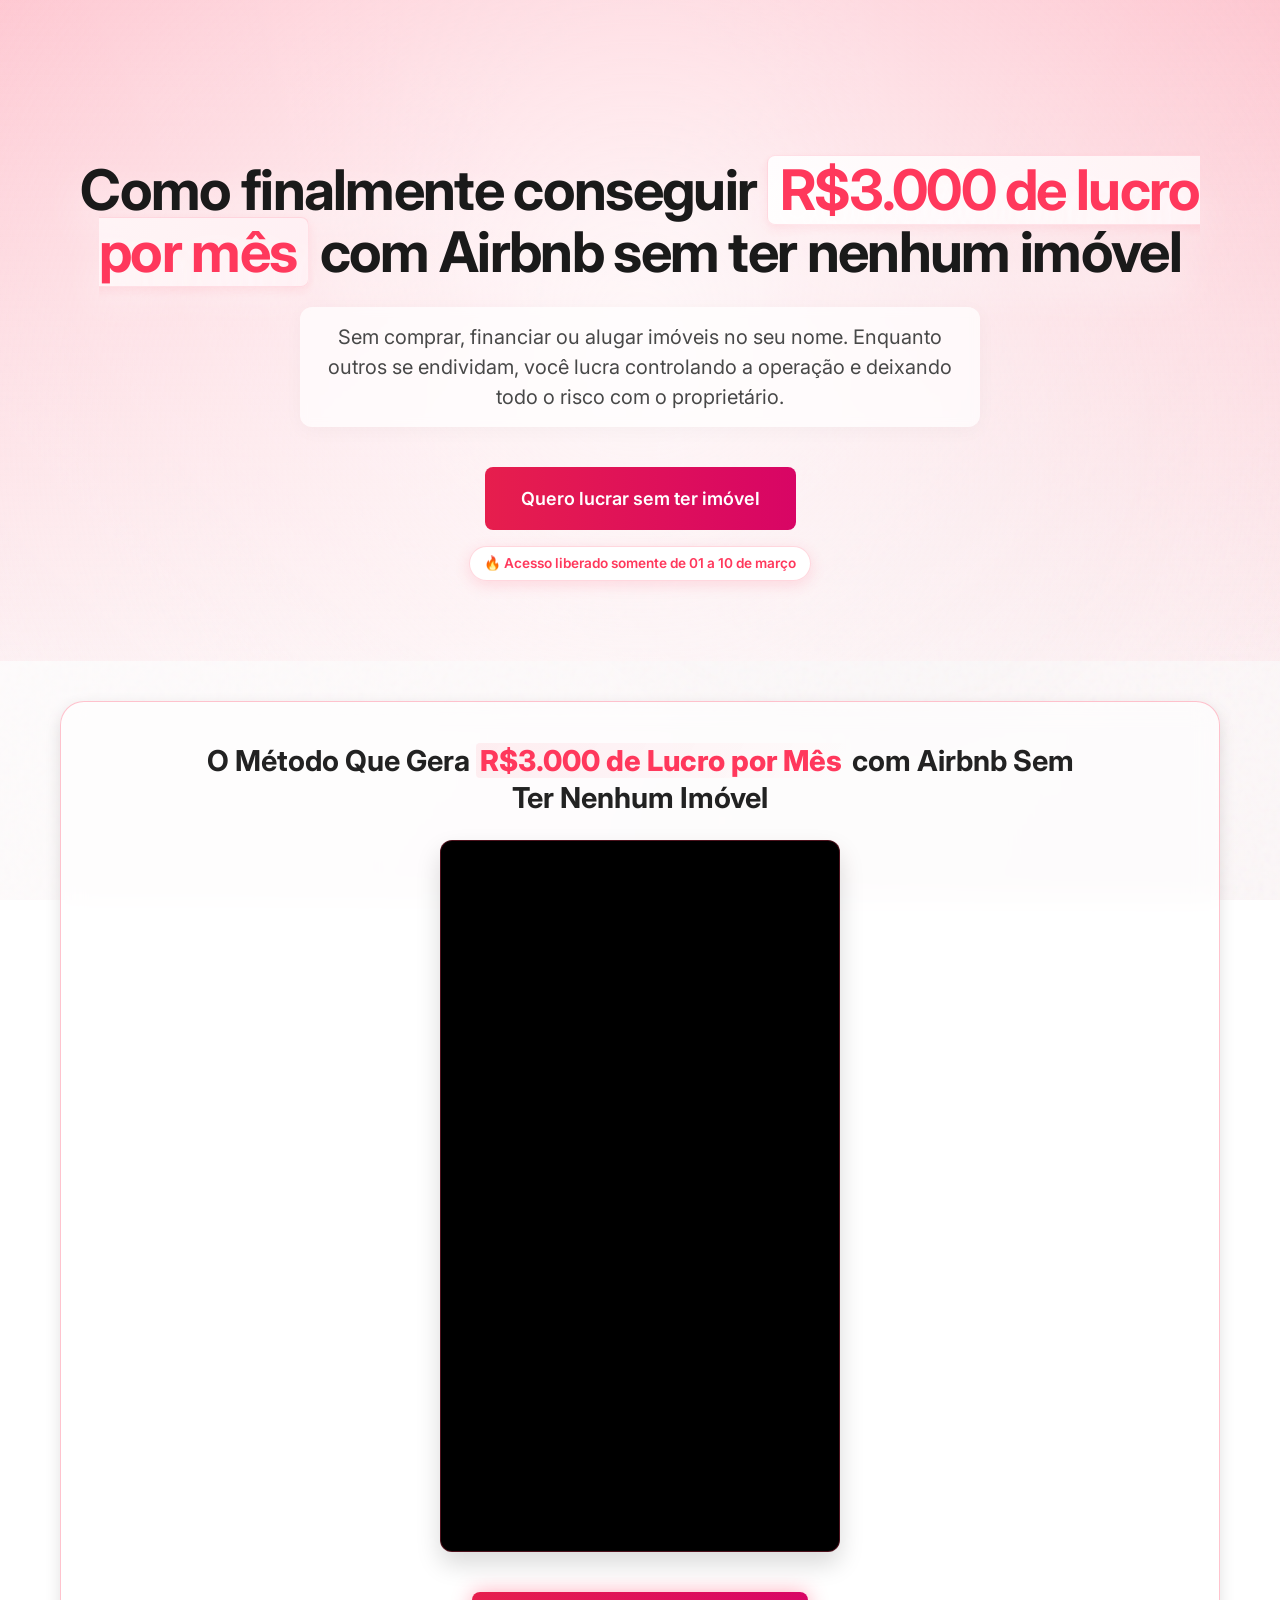
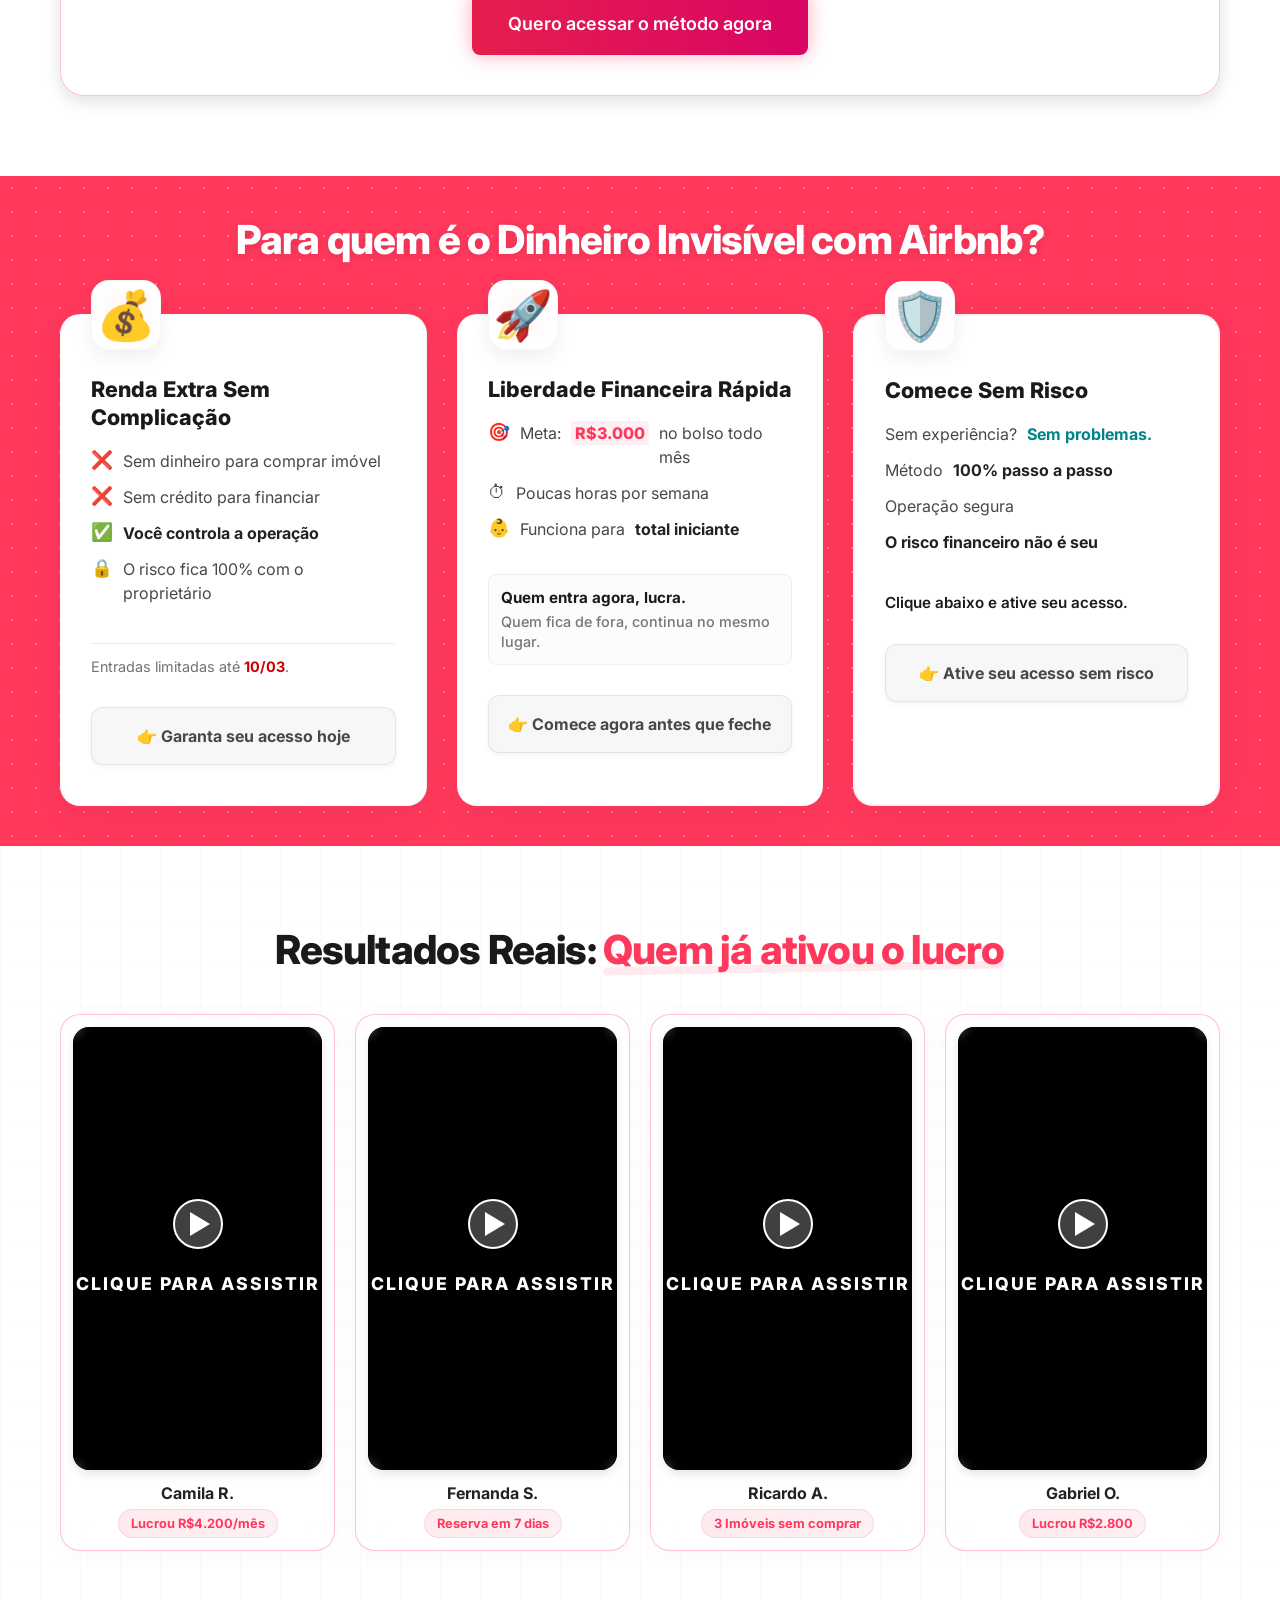
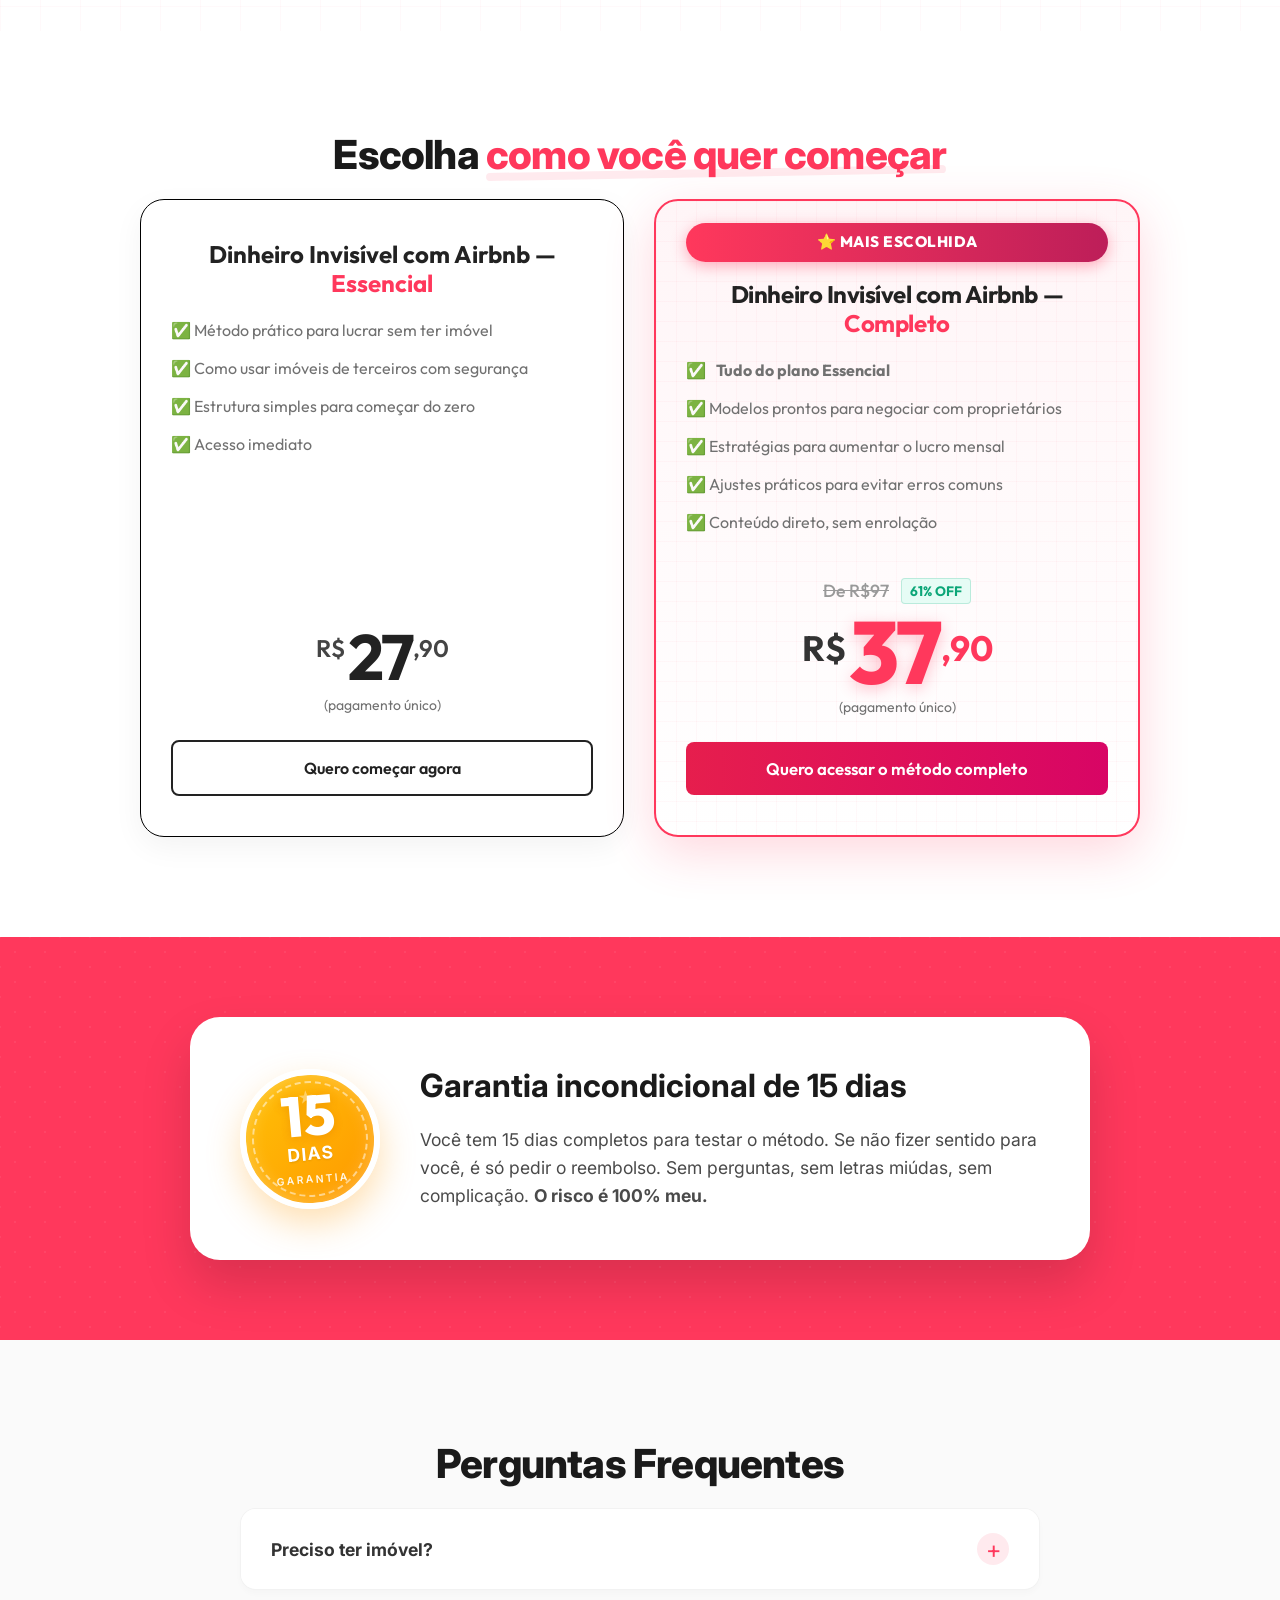
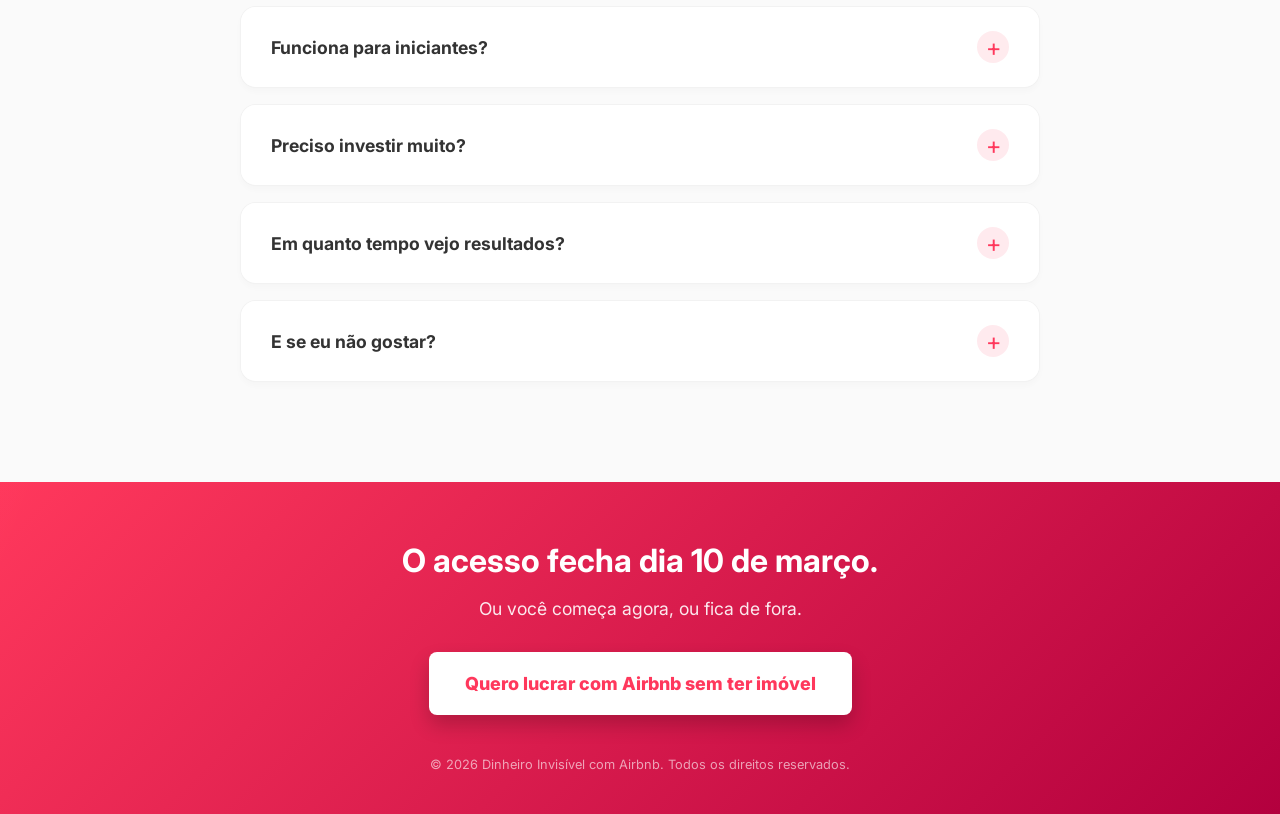
<file: index.html>
<!DOCTYPE html>
<html lang="pt-BR">

<head>
    <meta charset="UTF-8">
    <meta name="viewport" content="width=device-width, initial-scale=1.0">
    <meta name="color-scheme" content="light">
    <meta name="description"
        content="Aprenda a lucrar R$3.000 por mês com Airbnb sem ter imóvel. Método Dinheiro Invisível.">
    <title>Dinheiro Invisível com Airbnb - Lucre sem Imóvel</title>
    <link rel="preconnect" href="https://fonts.googleapis.com">
    <link rel="preconnect" href="https://fonts.gstatic.com" crossorigin>
    <link
        href="https://fonts.googleapis.com/css2?family=Inter:wght@300;400;500;600;700;800&family=Outfit:wght@500;700;800&display=swap"
        rel="stylesheet">
    <link rel="stylesheet" href="style.css">

    <!-- Meta Pixel Code -->
    <script>
        !function (f, b, e, v, n, t, s) {
            if (f.fbq) return; n = f.fbq = function () {
                n.callMethod ?
                    n.callMethod.apply(n, arguments) : n.queue.push(arguments)
            };
            if (!f._fbq) f._fbq = n; n.push = n; n.loaded = !0; n.version = '2.0';
            n.queue = []; t = b.createElement(e); t.async = !0;
            t.src = v; s = b.getElementsByTagName(e)[0];
            s.parentNode.insertBefore(t, s)
        }(window, document, 'script',
            'https://connect.facebook.net/en_US/fbevents.js');

        fbq('init', '1575531730186911');
        fbq('track', 'PageView');
    </script>

    <noscript>
        <img height="1" width="1" style="display:none"
            src="https://www.facebook.com/tr?id=1575531730186911&ev=PageView&noscript=1" />
    </noscript>
    <!-- End Meta Pixel Code -->

    <script>
        window.pixelId = "69a7891e01b486ee54b08659";
        var a = document.createElement("script");
        a.setAttribute("async", "");
        a.setAttribute("defer", "");
        a.setAttribute("src", "https://cdn.utmify.com.br/scripts/pixel/pixel.js");
        document.head.appendChild(a);
    </script>

    <script src="https://cdn.utmify.com.br/scripts/utms/latest.js" data-utmify-prevent-xcod-sck
        data-utmify-prevent-subids async defer></script>

</head>

<body>
    <!-- Global Background -->
    <div class="global-bg-wrapper">
        <div class="global-gradient"></div>
        <div class="global-noise"></div>
        <div class="global-shapes">
            <div class="g-shape g-shape-1"></div>
            <div class="g-shape g-shape-2"></div>
        </div>
    </div>

    <!-- Hero Section -->
    <header class="hero">
        <!-- Removed local hero-bg-anim and hero-noise as they are global now -->
        <div class="container relative z-10">
            <div class="hero-content fade-in-up">
                <h1>Como finalmente conseguir <span class="highlight">R$3.000 de lucro por mês</span> com Airbnb sem ter
                    nenhum imóvel</h1>
                <p class="subheadline">Sem comprar, financiar ou alugar imóveis no seu nome. Enquanto outros se
                    endividam, você lucra controlando a operação e deixando todo o risco com o proprietário.</p>
                <div class="hero-cta-group">
                    <a href="#complete-offer"
                        onclick="event.preventDefault(); document.getElementById('complete-offer').scrollIntoView({behavior: 'smooth'});"
                        class="btn btn-primary btn-large pulsating">Quero lucrar sem ter
                        imóvel</a>
                    <br>
                    <span class="urgency-badge">🔥 Acesso liberado somente de 01 a 10 de março</span>
                </div>
            </div>
        </div>
        <div class="hero-bg-overlay"></div>
    </header>

    <!-- VSL Section -->
    <section class="vsl-section">
        <div class="vsl-bg-shapes">
            <div class="shape shape-3"></div>
            <div class="shape shape-4"></div>
        </div>
        <div class="container relative z-10">
            <div class="vsl-glass-container fade-in-up">
                <div class="vsl-header">
                    <h2>O Método Que Gera <span class="highlight-text">R$3.000 de Lucro por Mês</span> com Airbnb Sem
                        Ter Nenhum Imóvel</h2>
                </div>
                <div class="vsl-wrapper">
                    <!-- VSL Video -->
                    <div id="ifr_699f3d3a718ff39d1cb46e2d_wrapper"
                        style="margin: 0 auto; width: 100%; max-width: 400px;">
                        <div style="position: relative; padding: 177.77777777777777% 0 0 0;"
                            id="ifr_699f3d3a718ff39d1cb46e2d_aspect"> <iframe frameborder="0" allowfullscreen
                                src="about:blank" id="ifr_699f3d3a718ff39d1cb46e2d"
                                style="position: absolute; top: 0; left: 0; width: 100%; height: 100%;"
                                referrerpolicy="origin"
                                onload=" this.onload=null, this.src='https://scripts.converteai.net/de5702ad-47d8-41bd-8b76-312c0b83388c/players/699f3d3a718ff39d1cb46e2d/v4/embed.html' +(location.search||'?') +'&vl=' +encodeURIComponent(location.href)"></iframe>
                        </div>
                    </div>
                </div>
                <div class="vsl-cta">
                    <a href="#complete-offer"
                        onclick="event.preventDefault(); document.getElementById('complete-offer').scrollIntoView({behavior: 'smooth'});"
                        class="btn btn-primary btn-large pulsating glow-effect">Quero acessar o
                        método
                        agora</a>
                </div>
            </div>
        </div>
    </section>

    <!-- Who Is This For Section -->
    <section class="who-section">
        <div class="tech-pattern"></div>
        <div class="container relative z-10">
            <h2 class="section-title fade-in-up">Para quem é o Dinheiro Invisível com Airbnb?</h2>
            <div class="cards-grid">
                <!-- Card 1 -->
                <div class="card fade-in-up delay-1">
                    <div class="card-icon">💰</div>
                    <h3>Renda Extra Sem Complicação</h3>
                    <div class="card-content">
                        <ul class="feature-list">
                            <li><span class="icon">❌</span> Sem dinheiro para comprar imóvel</li>
                            <li><span class="icon">❌</span> Sem crédito para financiar</li>
                            <li><span class="icon">✅</span> <strong>Você controla a operação</strong></li>
                            <li><span class="icon">🔒</span> O risco fica 100% com o proprietário</li>
                        </ul>
                        <p class="scarcity-text">Entradas limitadas até <strong>10/03</strong>.</p>
                    </div>
                    <a href="#complete-offer"
                        onclick="event.preventDefault(); document.getElementById('complete-offer').scrollIntoView({behavior: 'smooth'});"
                        class="micro-cta-btn">
                        👉 Garanta seu acesso hoje
                    </a>
                </div>

                <!-- Card 2 -->
                <div class="card fade-in-up delay-2">
                    <div class="card-icon">🚀</div>
                    <h3>Liberdade Financeira Rápida</h3>
                    <div class="card-content">
                        <ul class="feature-list">
                            <li><span class="icon">🎯</span> Meta: <span class="highlight-val">R$3.000</span> no bolso
                                todo mês</li>
                            <li><span class="icon">⏱</span> Poucas horas por semana</li>
                            <li><span class="icon">👶</span> Funciona para <strong>total iniciante</strong></li>
                        </ul>
                        <div class="impact-phrase">
                            <p>Quem entra agora, lucra.</p>
                            <p class="text-muted">Quem fica de fora, continua no mesmo lugar.</p>
                        </div>
                    </div>
                    <a href="#complete-offer"
                        onclick="event.preventDefault(); document.getElementById('complete-offer').scrollIntoView({behavior: 'smooth'});"
                        class="micro-cta-btn">
                        👉 Comece agora antes que feche
                    </a>
                </div>

                <!-- Card 3 -->
                <div class="card card-highlighted fade-in-up delay-3">
                    <div class="card-icon">🛡️</div>
                    <h3>Comece Sem Risco</h3>
                    <div class="card-content">
                        <ul class="feature-list">
                            <li>Sem experiência? <span class="highlight-ok">Sem problemas.</span></li>
                            <li>Método <strong>100% passo a passo</strong></li>
                            <li>Operação segura</li>
                            <li><strong>O risco financeiro não é seu</strong></li>
                        </ul>
                        <p class="final-call">Clique abaixo e ative seu acesso.</p>
                    </div>
                    <a href="#complete-offer"
                        onclick="event.preventDefault(); document.getElementById('complete-offer').scrollIntoView({behavior: 'smooth'});"
                        class="micro-cta-btn">
                        👉 Ative seu acesso sem risco
                    </a>
                </div>
            </div>
        </div>
    </section>

    <!-- Social Proof Section (New) -->
    <section class="social-proof-section">
        <div class="tech-overlay"></div>
        <div class="container relative z-10">
            <h2 class="section-title fade-in-up">Resultados Reais: <span class="highlight-text">Quem já ativou o
                    lucro</span></h2>
            <div class="video-grid">
                <!-- Video 1 -->
                <div class="video-card fade-in-up delay-1">
                    <div class="video-wrapper">
                        <div class="video-placeholder-content">
                            <div class="play-button">
                                <div class="triangle"></div>
                            </div>
                            <p>CLIQUE PARA ASSISTIR</p>
                        </div>
                        <iframe width="100%" height="100%"
                            src="https://www.youtube.com/embed/djaVDXnzTc0?controls=0&rel=0&iv_load_policy=3&fs=0&color=white&playsinline=1&enablejsapi=1"
                            title="Depoimento 1" frameborder="0"
                            allow="accelerometer; autoplay; clipboard-write; encrypted-media; gyroscope; picture-in-picture"
                            allowfullscreen loading="lazy"></iframe>
                    </div>
                    <div class="video-info">
                        <h3>Camila R.</h3>
                        <p class="profit-badge">Lucrou R$4.200/mês</p>
                    </div>
                </div>

                <!-- Video 2 -->
                <div class="video-card fade-in-up delay-2">
                    <div class="video-wrapper">
                        <div class="video-placeholder-content">
                            <div class="play-button">
                                <div class="triangle"></div>
                            </div>
                            <p>CLIQUE PARA ASSISTIR</p>
                        </div>
                        <iframe width="100%" height="100%"
                            src="https://www.youtube.com/embed/JbeLiIXTGxs?controls=0&enablejsapi=1"
                            title="Depoimento 2" frameborder="0"
                            allow="accelerometer; autoplay; clipboard-write; encrypted-media; gyroscope; picture-in-picture"
                            allowfullscreen loading="lazy"></iframe>
                    </div>
                    <div class="video-info">
                        <h3>Fernanda S.</h3>
                        <p class="profit-badge">Reserva em 7 dias</p>
                    </div>
                </div>

                <!-- Video 3 -->
                <div class="video-card fade-in-up delay-3">
                    <div class="video-wrapper">
                        <div class="video-placeholder-content">
                            <div class="play-button">
                                <div class="triangle"></div>
                            </div>
                            <p>CLIQUE PARA ASSISTIR</p>
                        </div>
                        <iframe width="100%" height="100%"
                            src="https://www.youtube.com/embed/BoigLrj4M5U?controls=0&enablejsapi=1"
                            title="Depoimento 3" frameborder="0"
                            allow="accelerometer; autoplay; clipboard-write; encrypted-media; gyroscope; picture-in-picture"
                            allowfullscreen loading="lazy"></iframe>
                    </div>
                    <div class="video-info">
                        <h3>Ricardo A.</h3>
                        <p class="profit-badge">3 Imóveis sem comprar</p>
                    </div>
                </div>

                <!-- Video 4 -->
                <div class="video-card fade-in-up delay-4">
                    <div class="video-wrapper">
                        <div class="video-placeholder-content">
                            <div class="play-button">
                                <div class="triangle"></div>
                            </div>
                            <p>CLIQUE PARA ASSISTIR</p>
                        </div>
                        <iframe width="100%" height="100%"
                            src="https://www.youtube.com/embed/ugzSW5Qq8qE?controls=0&enablejsapi=1"
                            title="Depoimento 4" frameborder="0"
                            allow="accelerometer; autoplay; clipboard-write; encrypted-media; gyroscope; picture-in-picture"
                            allowfullscreen loading="lazy"></iframe>
                    </div>
                    <div class="video-info">
                        <h3>Gabriel O.</h3>
                        <p class="profit-badge">Lucrou R$2.800</p>
                    </div>
                </div>
            </div>
        </div>

    </section>

    <!-- Offers Section -->
    <section id="offers" class="offers-section">
        <div class="offers-bg-gradient"></div>
        <div class="container relative z-10">
            <h2 class="section-title fade-in-up">Escolha <span class="highlight-text">como você quer começar</span>
            </h2>
            <div class="offers-grid">
                <!-- Essential Officer -->
                <div class="offer-card essential fade-in-up">
                    <h3>Dinheiro Invisível com Airbnb — <span class="highlight-text">Essencial</span></h3>
                    <ul class="benefits-list">
                        <li>✅ Método prático para lucrar sem ter imóvel</li>
                        <li>✅ Como usar imóveis de terceiros com segurança</li>
                        <li>✅ Estrutura simples para começar do zero</li>
                        <li>✅ Acesso imediato</li>
                    </ul>
                    <div class="price-box">
                        <span class="currency">R$</span>
                        <span class="amount">27</span><span class="cents">,90</span>
                        <span class="payment-type">(pagamento único)</span>
                    </div>
                    <a href="https://www.ggcheckout.com/checkout/v5/jfswlzFlOUZZwEpDOKho"
                        class="btn btn-secondary">Quero começar agora</a>
                </div>

                <!-- Complete Offer (Featured) -->
                <div id="complete-offer" class="offer-card complete fade-in-up featured">
                    <div class="best-choice-badge">⭐ Mais escolhida</div>
                    <h3>Dinheiro Invisível com Airbnb — <span class="highlight-text">Completo</span></h3>
                    <ul class="benefits-list">
                        <li>✅ <strong>Tudo do plano Essencial</strong></li>
                        <li>✅ Modelos prontos para negociar com proprietários</li>
                        <li>✅ Estratégias para aumentar o lucro mensal</li>
                        <li>✅ Ajustes práticos para evitar erros comuns</li>
                        <li>✅ Conteúdo direto, sem enrolação</li>
                    </ul>
                    <div class="price-discount">
                        <span class="old-price">De R$97</span>
                        <span class="discount-badge">61% OFF</span>
                    </div>
                    <div class="price-box">
                        <span class="currency">R$</span>
                        <span class="amount">37</span><span class="cents">,90</span>
                        <span class="payment-type">(pagamento único)</span>
                    </div>
                    <a href="https://ggcheckout.com.br/checkout/v5/JH9ZzEoKnlLJx0PVkOUR"
                        class="btn btn-primary btn-large pulsating">Quero acessar o método completo</a>
                </div>
            </div>
        </div>
    </section>

    <!-- Guarantee Section -->
    <section class="guarantee-section">
        <div class="guarantee-bg-anim"></div>
        <div class="container relative z-10">
            <div class="guarantee-box fade-in-up">
                <div class="guarantee-icon">
                    <div class="guarantee-seal">
                        <span class="seal-days">15</span>
                        <span class="seal-text">DIAS</span>
                        <span class="seal-sub">GARANTIA</span>
                    </div>
                </div>
                <div class="guarantee-content">
                    <h2>Garantia incondicional de 15 dias</h2>
                    <p>Você tem 15 dias completos para testar o método. Se não fizer sentido para você, é só pedir o
                        reembolso. Sem perguntas, sem letras miúdas, sem complicação. <strong>O risco é 100%
                            meu.</strong></p>
                </div>
            </div>
        </div>
    </section>

    <!-- FAQ Section -->
    <section class="faq-section">
        <div class="container">
            <h2 class="section-title fade-in-up">Perguntas Frequentes</h2>
            <div class="accordion fade-in-up">
                <div class="accordion-item">
                    <button class="accordion-header">Preciso ter imóvel? <span class="icon">+</span></button>
                    <div class="accordion-content">
                        <p>Não! O método ensina exatamente como lucrar utilizando imóveis de outras pessoas, sem
                            precisar comprar ou alugar no seu nome.</p>
                    </div>
                </div>
                <div class="accordion-item">
                    <button class="accordion-header">Funciona para iniciantes? <span class="icon">+</span></button>
                    <div class="accordion-content">
                        <p>Sim, o método foi desenhado para quem está começando do zero, com um passo a passo
                            simples e
                            direto.</p>
                    </div>
                </div>
                <div class="accordion-item">
                    <button class="accordion-header">Preciso investir muito? <span class="icon">+</span></button>
                    <div class="accordion-content">
                        <p>Não. Você pode começar com baixíssimo investimento, já que não precisa adquirir
                            propriedades.
                            O foco é na gestão e inteligência do negócio.</p>
                    </div>
                </div>
                <div class="accordion-item">
                    <button class="accordion-header">Em quanto tempo vejo resultados? <span
                            class="icon">+</span></button>
                    <div class="accordion-content">
                        <p>Isso depende da sua dedicação, mas muitos alunos conseguem seus primeiros resultados nas
                            primeiras semanas de aplicação do método.</p>
                    </div>
                </div>
                <div class="accordion-item">
                    <button class="accordion-header">E se eu não gostar? <span class="icon">+</span></button>
                    <div class="accordion-content">
                        <p>Você tem 15 dias de garantia incondicional. Se não gostar, devolvemos 100% do seu
                            dinheiro.
                        </p>
                    </div>
                </div>
            </div>
        </div>
    </section>

    <!-- Final CTA Section -->
    <footer class="final-cta">
        <div class="cta-shine-overlay"></div>
        <div class="container relative z-10">
            <div class="cta-box fade-in-up">
                <h2>O acesso fecha dia 10 de março.</h2>
                <p>Ou você começa agora, ou fica de fora.</p>
                <a href="#complete-offer"
                    onclick="event.preventDefault(); document.getElementById('complete-offer').scrollIntoView({behavior: 'smooth'});"
                    class="btn btn-primary btn-large pulsating glow-effect">Quero lucrar com
                    Airbnb sem
                    ter imóvel</a>
            </div>
            <p class="copyright">© 2026 Dinheiro Invisível com Airbnb. Todos os direitos reservados.</p>
        </div>
    </footer>

    <script src="script.js"></script>
</body>

</html>
</file>
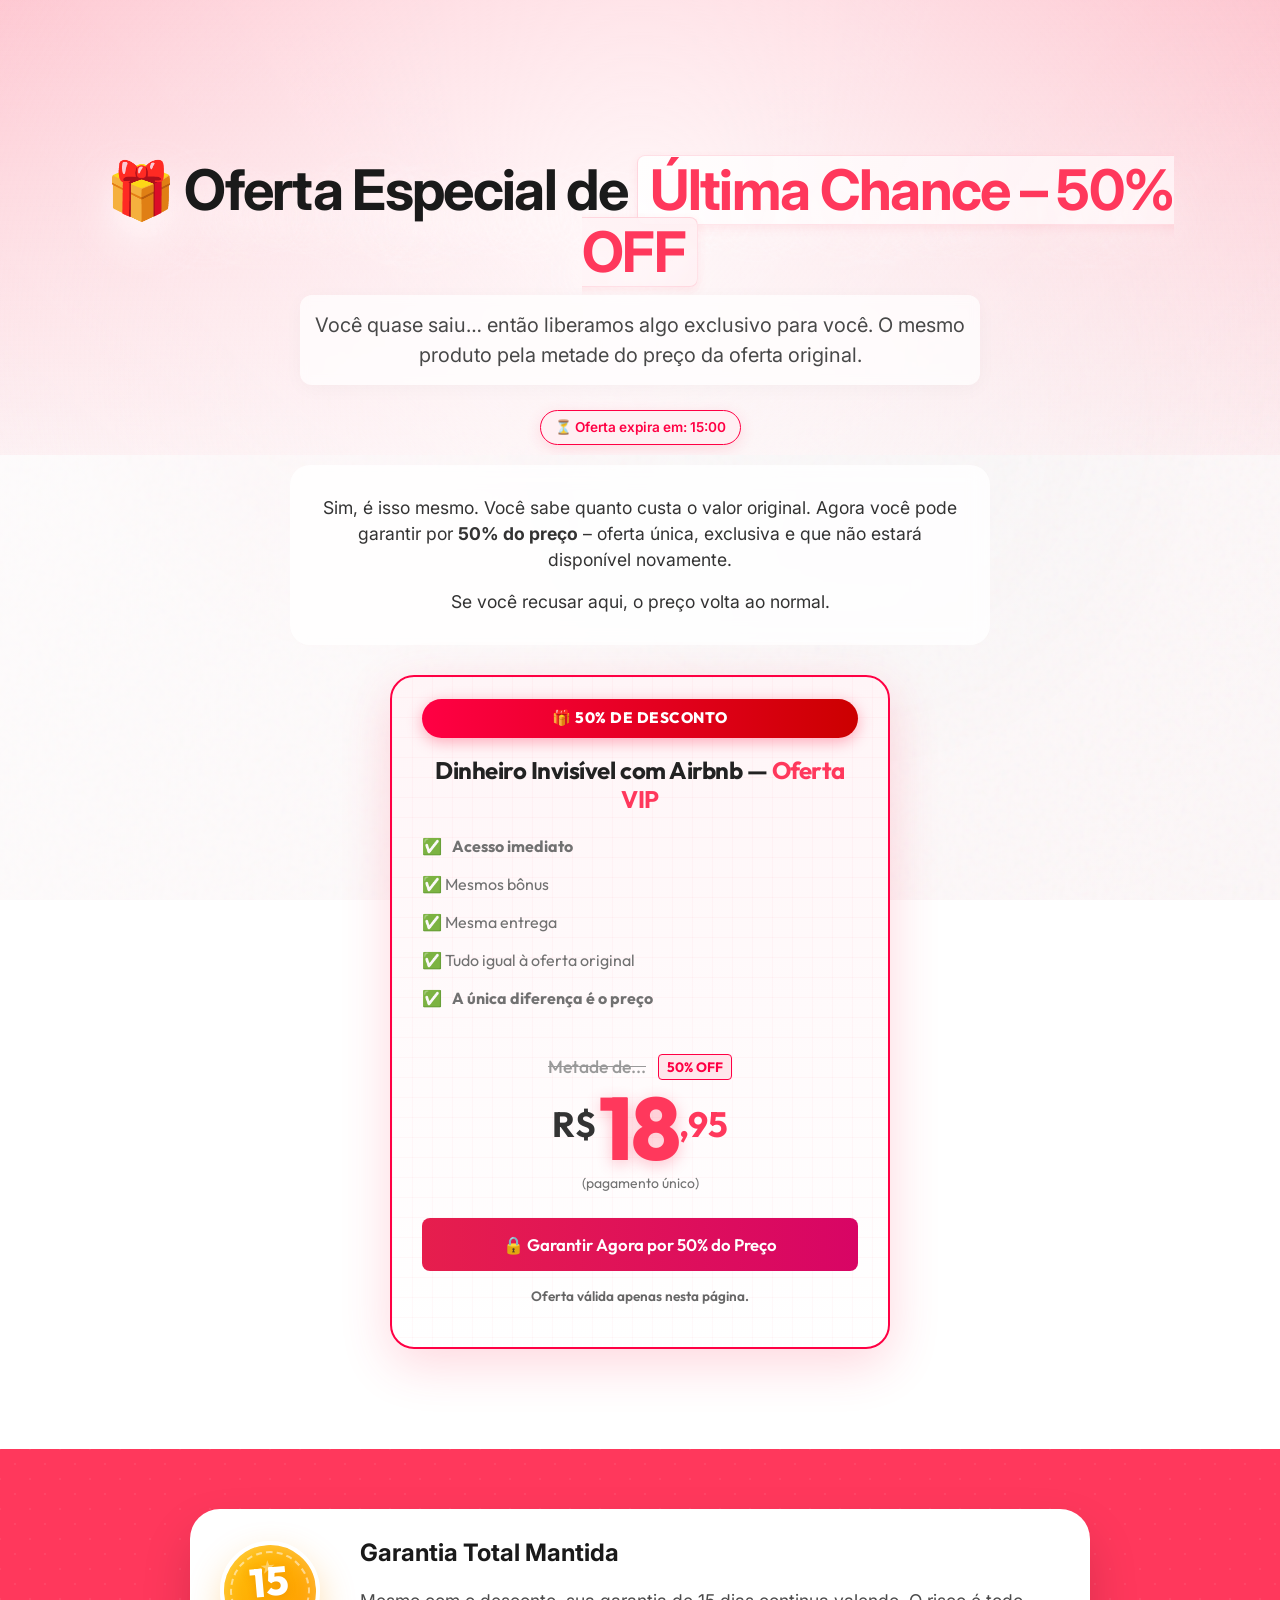
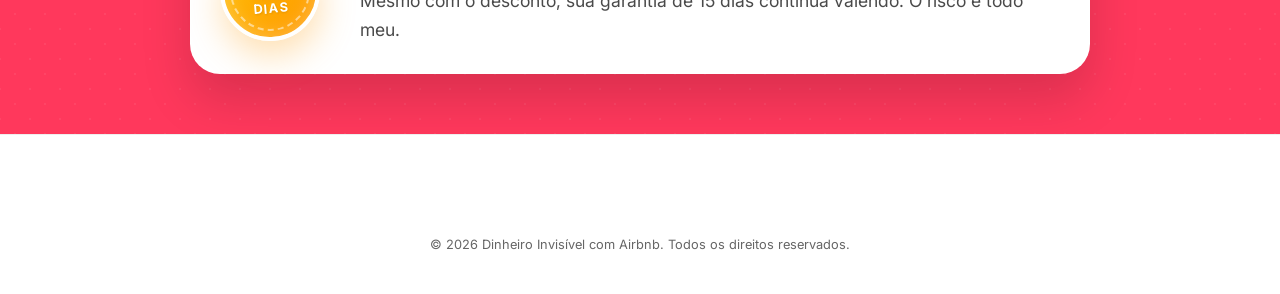
<file: ofertaespecial.html>
<!DOCTYPE html>
<html lang="pt-BR">

<head>
    <meta charset="UTF-8">
    <meta name="viewport" content="width=device-width, initial-scale=1.0">
    <meta name="description" content="Oferta Especial de Última Chance - Dinheiro Invisível com Airbnb">
    <meta name="robots" content="noindex">
    <title>Oferta Especial - 50% OFF - Dinheiro Invisível com Airbnb</title>
    <link rel="preconnect" href="https://fonts.googleapis.com">
    <link rel="preconnect" href="https://fonts.gstatic.com" crossorigin>
    <link
        href="https://fonts.googleapis.com/css2?family=Inter:wght@300;400;500;600;700;800&family=Outfit:wght@500;700;800&display=swap"
        rel="stylesheet">
    <link rel="stylesheet" href="style.css">

    <meta charset="UTF-8">
    <meta name="viewport" content="width=device-width, initial-scale=1.0">
    <meta name="color-scheme" content="light">
    <meta name="description"
        content="Aprenda a lucrar R$3.000 por mês com Airbnb sem ter imóvel. Método Dinheiro Invisível.">
    <title>Dinheiro Invisível com Airbnb - Lucre sem Imóvel</title>
    <link rel="preconnect" href="https://fonts.googleapis.com">
    <link rel="preconnect" href="https://fonts.gstatic.com" crossorigin>
    <link
        href="https://fonts.googleapis.com/css2?family=Inter:wght@300;400;500;600;700;800&family=Outfit:wght@500;700;800&display=swap"
        rel="stylesheet">
    <link rel="stylesheet" href="style.css">

    <!-- Meta Pixel Code -->
    <script>
        !function (f, b, e, v, n, t, s) {
            if (f.fbq) return; n = f.fbq = function () {
                n.callMethod ?
                    n.callMethod.apply(n, arguments) : n.queue.push(arguments)
            };
            if (!f._fbq) f._fbq = n; n.push = n; n.loaded = !0; n.version = '2.0';
            n.queue = []; t = b.createElement(e); t.async = !0;
            t.src = v; s = b.getElementsByTagName(e)[0];
            s.parentNode.insertBefore(t, s)
        }(window, document, 'script',
            'https://connect.facebook.net/en_US/fbevents.js');

        fbq('init', '1575531730186911');
        fbq('track', 'PageView');
    </script>

    <noscript>
        <img height="1" width="1" style="display:none"
            src="https://www.facebook.com/tr?id=1575531730186911&ev=PageView&noscript=1" />
    </noscript>
    <!-- End Meta Pixel Code -->

    <script>
        window.pixelId = "69a7891e01b486ee54b08659";
        var a = document.createElement("script");
        a.setAttribute("async", "");
        a.setAttribute("defer", "");
        a.setAttribute("src", "https://cdn.utmify.com.br/scripts/pixel/pixel.js");
        document.head.appendChild(a);
    </script>

    <script src="https://cdn.utmify.com.br/scripts/utms/latest.js" data-utmify-prevent-xcod-sck
        data-utmify-prevent-subids async defer></script>

</head>

<body>
    <!-- Global Background -->
    <div class="global-bg-wrapper">
        <div class="global-gradient"></div>
        <div class="global-noise"></div>
        <div class="global-shapes">
            <div class="g-shape g-shape-1"></div>
            <div class="g-shape g-shape-2"></div>
        </div>
    </div>

    <!-- Hero Section -->
    <header class="hero" style="min-height: auto; padding-bottom: 10px;">
        <div class="container relative z-10">
            <div class="hero-content fade-in-up">
                <h1 style="margin-bottom: 12px;">🎁 Oferta Especial de <span class="highlight">Última Chance – 50%
                        OFF</span></h1>
                <p class="subheadline" style="margin-bottom: 15px;">Você quase saiu… então liberamos algo exclusivo para
                    você. O mesmo produto pela
                    metade do preço da oferta original.</p>

                <div class="urgency-badge"
                    style="background: #fff0f3; color: #ff0044; border-color: #ff0044; margin-top: 10px;">
                    ⏳ Oferta expira em: <span id="countdown-timer">15:00</span>
                </div>
            </div>
        </div>
        <div class="hero-bg-overlay"></div>
    </header>

    <!-- Content & Offer Section -->
    <section class="offers-section" style="padding-top: 0;">
        <div class="container relative z-10">

            <div class="text-center fade-in-up"
                style="max-width: 700px; margin: 10px auto 30px; background: rgba(255,255,255,0.8); padding: 30px; border-radius: 20px; backdrop-filter: blur(10px);">
                <p style="font-size: 1.1rem; color: #333; margin-bottom: 15px;">
                    Sim, é isso mesmo. Você sabe quanto custa o valor original. Agora você pode garantir por <strong>50%
                        do preço</strong> – oferta única, exclusiva e que não estará disponível novamente.
                </p>
                <p style="font-size: 1.1rem; color: #333;">
                    Se você recusar aqui, o preço volta ao normal.
                </p>
            </div>

            <div class="offers-grid" style="justify-content: center;">

                <!-- Special Offer Card -->
                <div id="complete-offer" class="offer-card complete fade-in-up featured"
                    style="border-color: #ff0044; max-width: 500px;">
                    <div class="best-choice-badge" style="background: linear-gradient(90deg, #ff0044, #cc0000);">🎁 50%
                        DE DESCONTO</div>
                    <h3>Dinheiro Invisível com Airbnb — <span class="highlight-text">Oferta VIP</span></h3>

                    <ul class="benefits-list">
                        <li>✅ <strong>Acesso imediato</strong></li>
                        <li>✅ Mesmos bônus</li>
                        <li>✅ Mesma entrega</li>
                        <li>✅ Tudo igual à oferta original</li>
                        <li>✅ <strong>A única diferença é o preço</strong></li>
                    </ul>

                    <div class="price-discount">
                        <span class="old-price">Metade de...</span>
                        <span class="discount-badge"
                            style="background: #ffe6eb; color: #ff0044; border-color: #ff0044;">50% OFF</span>
                    </div>

                    <div class="price-box">
                        <span class="currency">R$</span>
                        <span class="amount">18</span><span class="cents">,95</span>
                        <span class="payment-type">(pagamento único)</span>
                    </div>

                    <a href="https://www.ggcheckout.com/checkout/v5/W1oqHhQArWfsUIngQTlk"
                        class="btn btn-primary btn-large pulsating">🔒 Garantir Agora por 50% do Preço</a>
                    <p class="final-call"
                        style="text-align: center; margin-top: 15px; font-size: 0.85rem; color: #666;">Oferta válida
                        apenas nesta página.</p>
                </div>

            </div>
        </div>
    </section>

    <!-- Guarantee Section Condensed -->
    <section class="guarantee-section" style="padding: 60px 0;">
        <div class="container relative z-10">
            <div class="guarantee-box fade-in-up" style="padding: 30px;">
                <div class="guarantee-icon">
                    <div class="guarantee-seal" style="width: 100px; height: 100px; border-width: 4px;">
                        <span class="seal-days" style="font-size: 2.5rem;">15</span>
                        <span class="seal-text" style="font-size: 0.8rem;">DIAS</span>
                    </div>
                </div>
                <div class="guarantee-content">
                    <h2 style="font-size: 1.5rem;">Garantia Total Mantida</h2>
                    <p>Mesmo com o desconto, sua garantia de 15 dias continua valendo. O risco é todo meu.</p>
                </div>
            </div>
        </div>
    </section>

    <!-- Final Footer -->
    <footer class="final-cta" style="background: #ffffff; border-top: 1px solid #eee;">
        <div class="container relative z-10">
            <p class="copyright" style="color: #666;">© 2026 Dinheiro Invisível com Airbnb. Todos os direitos
                reservados.</p>
        </div>
    </footer>

    <script src="script.js"></script>
    <script>
        // Fake Timer Logic specific for this page
        function startTimer(duration, display) {
            var timer = duration, minutes, seconds;
            setInterval(function () {
                minutes = parseInt(timer / 60, 10);
                seconds = parseInt(timer % 60, 10);

                minutes = minutes < 10 ? "0" + minutes : minutes;
                seconds = seconds < 10 ? "0" + seconds : seconds;

                display.textContent = minutes + ":" + seconds;

                if (--timer < 0) {
                    timer = 0;
                    display.textContent = "00:00"; // Optional: redirect or show 'Expired'
                }
            }, 1000);
        }

        window.onload = function () {
            var fifteenMinutes = 60 * 15,
                display = document.querySelector('#countdown-timer');
            if (display) {
                startTimer(fifteenMinutes, display);
            }
        };
    </script>
</body>

</html>
</file>
<file: style.css>
/* CSS Variables & Reset */
:root {
    color-scheme: light;
    --primary-color: #FF385C;
    /* Airbnb Red */
    --primary-hover: #E31C5F;
    --secondary-color: #008489;
    /* Airbnb Teal (optional accent) */
    --text-color: #222222;
    --text-light: #717171;
    --bg-color: #FFFFFF;
    --bg-alt: #F7F7F7;
    --border-color: #DDDDDD;
    --white: #FFFFFF;
    --black: #000000;
    --shadow-sm: 0 4px 10px rgba(0, 0, 0, 0.05);
    --shadow-md: 0 6px 16px rgba(0, 0, 0, 0.12);
    --shadow-lg: 0 12px 24px rgba(0, 0, 0, 0.15);
    --radius-sm: 8px;
    --radius-md: 12px;
    --radius-lg: 24px;
    --font-main: 'Inter', sans-serif;
}

* {
    margin: 0;
    padding: 0;
    box-sizing: border-box;
}

body {
    font-family: var(--font-main);
    color: var(--text-color);
    background-color: transparent;
    line-height: 1.5;
    overflow-x: hidden;
}

h1,
h2,
h3,
h4 {
    font-weight: 700;
    color: var(--text-color);
    line-height: 1.2;
}

a {
    text-decoration: none;
    color: inherit;
}

ul {
    list-style: none;
}

.container {
    width: 100%;
    max-width: 1200px;
    margin: 0 auto;
    padding: 0 20px;
}

/* Utilities */
.text-center {
    text-align: center;
}

.relative {
    position: relative;
}

.z-10 {
    position: relative;
    z-index: 10;
}

/* Global Background */
.global-bg-wrapper {
    position: fixed;
    top: 0;
    left: 0;
    width: 100%;
    height: 100%;
    z-index: -10;
    overflow: hidden;
    background-color: #fcfcfc;
}

.global-gradient {
    position: absolute;
    top: -50%;
    left: -50%;
    width: 200%;
    height: 200%;
    background: linear-gradient(120deg, rgba(255, 255, 255, 1) 0%, rgba(255, 56, 92, 0.03) 40%, rgba(247, 247, 247, 0.8) 100%);
    background-size: 200% 200%;
    animation: globalGradientAnim 25s ease infinite;
    opacity: 0.9;
    z-index: 1;
}

.global-bg-image {
    position: absolute;
    top: 0;
    left: 0;
    width: 100%;
    height: 100%;
    background-image: url('https://images.unsplash.com/photo-1501183638710-841dd1904471?q=80&w=2070&auto=format&fit=crop');
    background-size: cover;
    background-position: center top;
    opacity: 0.15;
    z-index: 0;
    -webkit-mask-image: linear-gradient(to bottom, rgba(0, 0, 0, 1) 0%, rgba(0, 0, 0, 0) 90%);
    mask-image: linear-gradient(to bottom, rgba(0, 0, 0, 1) 0%, rgba(0, 0, 0, 0) 90%);
}

.global-noise {
    position: absolute;
    top: 0;
    left: 0;
    width: 100%;
    height: 100%;
    opacity: 0.05;
    background-image: url("data:image/svg+xml,%3Csvg viewBox='0 0 200 200' xmlns='http://www.w3.org/2000/svg'%3E%3Cfilter id='noiseFilter'%3E%3CfeTurbulence type='fractalNoise' baseFrequency='0.7' numOctaves='3' stitchTiles='stitch'/%3E%3C/filter%3E%3Crect width='100%25' height='100%25' filter='url(%23noiseFilter)'/%3E%3C/svg%3E");
    pointer-events: none;
}

.g-shape {
    position: absolute;
    filter: blur(80px);
    border-radius: 50%;
    opacity: 0.4;
    animation: floatGlobal 30s infinite ease-in-out;
}

.g-shape-1 {
    top: 10%;
    left: 10%;
    width: 500px;
    height: 500px;
    background: rgba(255, 56, 92, 0.06);
    animation-delay: 0s;
}

.g-shape-2 {
    bottom: 20%;
    right: 10%;
    width: 600px;
    height: 600px;
    background: rgba(0, 132, 137, 0.04);
    animation-delay: -15s;
}

@keyframes globalGradientAnim {
    0% {
        transform: translate(0, 0) rotate(0deg);
    }

    50% {
        transform: translate(-20px, -20px) rotate(1deg);
    }

    100% {
        transform: translate(0, 0) rotate(0deg);
    }
}

@keyframes floatGlobal {

    0%,
    100% {
        transform: translate(0, 0);
    }

    50% {
        transform: translate(40px, -40px);
    }
}

/* Buttons */
.btn {
    display: inline-block;
    padding: 14px 28px;
    font-size: 1rem;
    font-weight: 600;
    border-radius: var(--radius-sm);
    cursor: pointer;
    transition: all 0.3s ease;
    text-align: center;
    border: none;
}

.btn-large {
    padding: 18px 36px;
    font-size: 1.125rem;
    width: 100%;
    /* Mobile First */
}

@media (min-width: 768px) {
    .btn-large {
        width: auto;
    }
}

.btn-primary {
    background: linear-gradient(90deg, #E61E4D 0%, #D80565 100%);
    color: var(--white);
    border: none;
}

.btn-primary:hover {
    transform: translateY(-2px);
    box-shadow: 0 8px 20px rgba(255, 56, 92, 0.4);
}

.btn-secondary {
    background-color: transparent;
    border: 2px solid var(--text-color);
    color: var(--text-color);
    position: relative;
    overflow: hidden;
    z-index: 1;
}

.btn-secondary:hover {
    border-color: var(--primary-color);
    color: var(--primary-color);
    box-shadow: 0 5px 15px rgba(255, 56, 92, 0.1);
}

.btn-secondary:active {
    background-color: var(--primary-color);
    color: white;
    border-color: var(--primary-color);
    transform: scale(0.96);
    box-shadow: 0 2px 10px rgba(255, 56, 92, 0.3);
}

.pulsating {
    animation: pulse 2s infinite;
}

@keyframes pulse {
    0% {
        transform: scale(1);
        box-shadow: 0 0 0 0 rgba(255, 56, 92, 0.7);
    }

    70% {
        transform: scale(1.02);
        box-shadow: 0 0 0 10px rgba(255, 56, 92, 0);
    }

    100% {
        transform: scale(1);
        box-shadow: 0 0 0 0 rgba(255, 56, 92, 0);
    }
}

/* Hero Section */
.hero {
    position: relative;
    padding: 160px 0 80px;
    /* Reduced bottom padding */
    text-align: center;
    overflow: hidden;
    /* Stronger pink background using #ff859b */
    background: linear-gradient(180deg, rgba(255, 133, 155, 0.5) 0%, rgba(255, 133, 155, 0.1) 100%);
    z-index: 5;
}

/* Enhancing readability against the back image */
.hero::before {
    content: '';
    position: absolute;
    top: -50%;
    left: -50%;
    width: 200%;
    height: 200%;
    background: radial-gradient(circle at center, rgba(255, 255, 255, 0.8) 0%, rgba(255, 255, 255, 0) 60%);
    z-index: -1;
    animation: pulseHeroBg 8s ease-in-out infinite alternate;
}

@keyframes pulseHeroBg {
    0% {
        transform: scale(1);
        opacity: 0.6;
    }

    100% {
        transform: scale(1.1);
        opacity: 0.9;
    }
}

.hero-content {
    position: relative;
    z-index: 2;
}

.urgency-badge {
    display: inline-block;
    background-color: rgba(255, 255, 255, 0.95);
    backdrop-filter: blur(8px);
    color: var(--primary-color);
    padding: 6px 14px;
    border-radius: 100px;
    font-weight: 600;
    font-size: 0.85rem;
    box-shadow: 0 4px 15px rgba(255, 56, 92, 0.15);
    margin-top: 16px;
    /* Reduced margin */
    border: 1px solid rgba(255, 56, 92, 0.2);
    transform: translateY(0);
    transition: transform 0.3s;
}

.urgency-badge:hover {
    transform: translateY(-2px);
}

.hero h1 {
    font-size: 3.5rem;
    margin-bottom: 24px;
    letter-spacing: -0.03em;
    color: #1a1a1a;
    text-shadow: 0 20px 40px rgba(255, 255, 255, 0.8);
    line-height: 1.1;
}

.hero h1 .highlight {
    color: var(--primary-color);
    background: linear-gradient(120deg, rgba(255, 255, 255, 0.9), rgba(255, 240, 243, 0.9));
    padding: 0 12px;
    border-radius: 8px;
    box-shadow: 0 4px 10px rgba(255, 56, 92, 0.1);
    border: 1px solid rgba(255, 56, 92, 0.15);
}

.hero .subheadline {
    font-size: 1.25rem;
    color: #484848;
    max-width: 680px;
    margin: 0 auto 40px;
    background: rgba(255, 255, 255, 0.7);
    padding: 15px;
    border-radius: 12px;
    backdrop-filter: blur(4px);
    box-shadow: 0 4px 20px rgba(0, 0, 0, 0.03);
}

/* Shapes for Hero */
.shape {
    position: absolute;
    filter: blur(70px);
    opacity: 0.6;
    z-index: -1;
    border-radius: 50%;
    pointer-events: none;
}

.shape-1 {
    top: -50px;
    left: 10%;
    width: 300px;
    height: 300px;
    background: rgba(255, 56, 92, 0.12);
    animation: float 8s ease-in-out infinite;
}

.shape-2 {
    bottom: 20px;
    right: 10%;
    width: 250px;
    height: 250px;
    background: rgba(0, 132, 137, 0.1);
    animation: float 10s ease-in-out infinite reverse;
}

@media (max-width: 768px) {
    .hero {
        padding: 120px 0 60px;
        /* Optimized mobile padding */
    }

    .hero h1 {
        font-size: 2.25rem;
    }

    .hero .subheadline {
        font-size: 1.1rem;
        padding: 10px;
    }
}

/* VSL Section */
.vsl-section {
    position: relative;
    padding: 40px 0 80px;
    /* Reduced top padding */
    background-color: transparent;
    overflow: hidden;
}

.vsl-glass-container {
    background: rgba(255, 255, 255, 0.6);
    backdrop-filter: blur(12px);
    -webkit-backdrop-filter: blur(12px);
    border: 1px solid rgba(255, 56, 92, 0.3);
    border-radius: var(--radius-lg);
    padding: 40px 20px;
    box-shadow: var(--shadow-md);
    text-align: center;
    position: relative;
    z-index: 2;
}

.vsl-header h2 {
    font-size: 1.8rem;
    /* Slightly reduced size */
    margin-bottom: 24px;
    max-width: 900px;
    margin-left: auto;
    margin-right: auto;
    line-height: 1.3;
    color: #222;
}

.vsl-header h2 .highlight-text {
    color: var(--primary-color);
    font-weight: 800;
    /* Optional: add a subtle background highlighter effect */
    background: linear-gradient(120deg, rgba(255, 56, 92, 0.08) 0%, rgba(255, 56, 92, 0) 100%);
    padding: 0 4px;
    border-radius: 4px;
}

.vsl-wrapper {
    max-width: 400px;
    margin: 0 auto 40px;
    background: #000;
    border: 1px solid rgba(255, 56, 92, 0.3);
    border-radius: var(--radius-md);
    overflow: hidden;
    box-shadow: var(--shadow-lg);
    aspect-ratio: 9 / 16;
    display: flex;
    justify-content: center;
    align-items: center;
    color: #fff;
    position: relative;
}

@media (max-width: 768px) {
    .vsl-wrapper {
        aspect-ratio: 9 / 16;
        max-width: 100%;
    }

    .vsl-glass-container {
        padding: 30px 10px;
        /* Reduced side padding to aligning title width with hero */
    }

    .vsl-header h2 {
        font-size: 1.6rem;
        /* Ensure it fits well */
    }
}

/* Who Is This For Section */
.who-section {
    padding: 40px 0;
    background-color: #FF385C;
    /* Pink background requested */
    position: relative;
    overflow: hidden;
    color: #fff;
    /* Removed borders to blend */
}

.who-section .section-title {
    color: #fff;
    text-shadow: 0 2px 10px rgba(0, 0, 0, 0.1);
}

.tech-pattern {
    position: absolute;
    top: 0;
    left: 0;
    width: 100%;
    height: 100%;
    background-image: radial-gradient(#d1d1d1 1px, transparent 1px);
    background-size: 24px 24px;
    opacity: 0.4;
    z-index: 0;
}

.section-title {
    text-align: center;
    margin-bottom: 20px;
    font-size: 2.5rem;
    /* Larger and impactful */
    font-weight: 800;
    /* Extra bold */
    position: relative;
    z-index: 2;
    letter-spacing: -0.02em;
    color: #1a1a1a;
    line-height: 1.2;
}

.section-title .highlight-text {
    color: var(--primary-color);
    position: relative;
    display: inline-block;
}

.section-title .highlight-text::after {
    content: '';
    position: absolute;
    bottom: 2px;
    left: 0;
    width: 100%;
    height: 8px;
    background: rgba(255, 56, 92, 0.1);
    z-index: -1;
    transform: rotate(-1deg);
    border-radius: 4px;
}

.cards-grid {
    display: grid;
    grid-template-columns: 1fr;
    gap: 30px;
    position: relative;
    z-index: 2;
}

@media (min-width: 768px) {
    .cards-grid {
        grid-template-columns: repeat(3, 1fr);
    }
}

/* Redesigned Cards - Feature Highlights */
.card {
    background: #fff;
    padding: 50px 30px 40px;
    border-radius: 20px;
    box-shadow: 0 10px 40px rgba(0, 0, 0, 0.05);
    transition: all 0.4s cubic-bezier(0.25, 0.8, 0.25, 1);
    border: 1px solid rgba(0, 0, 0, 0.03);
    position: relative;
    overflow: visible;
    /* Important for floating icon */
    margin-top: 30px;
    /* Space for icon */
    text-align: left;
}

.card:hover {
    transform: translateY(-10px);
    box-shadow: 0 20px 50px rgba(255, 56, 92, 0.15);
    border-color: rgba(255, 56, 92, 0.2);
}

/* Floating Icon Style */
.card-icon {
    font-size: 3rem;
    position: absolute;
    top: -35px;
    left: 30px;
    background: #fff;
    width: 70px;
    height: 70px;
    border-radius: 18px;
    display: flex;
    align-items: center;
    justify-content: center;
    box-shadow: 0 8px 20px rgba(0, 0, 0, 0.06);
    border: 1px solid rgba(0, 0, 0, 0.03);
    transition: all 0.4s cubic-bezier(0.175, 0.885, 0.32, 1.275);
    z-index: 2;
}

.card:hover .card-icon {
    transform: translateY(-5px) scale(1.1) rotate(5deg);
    box-shadow: 0 12px 30px rgba(255, 56, 92, 0.2);
    border-color: rgba(255, 56, 92, 0.1);
}

/* Decorative background blob */
.card-icon::before {
    content: '';
    position: absolute;
    top: 50%;
    left: 50%;
    transform: translate(-50%, -50%);
    width: 100%;
    height: 100%;
    background: radial-gradient(circle, rgba(255, 56, 92, 0.1) 0%, transparent 70%);
    border-radius: 50%;
    z-index: -1;
    opacity: 0.6;
}

/* Remove old hover bar */
.card::before {
    display: none;
}

.card h3 {
    font-size: 1.35rem;
    /* Larger title */
    margin-bottom: 18px;
    margin-top: 10px;
    font-weight: 800;
    color: #1a1a1a;
    line-height: 1.3;
}

/* Updated Card Content - Premium Airbnb Style */
.card-content {
    display: flex;
    flex-direction: column;
    gap: 16px;
    margin-bottom: 30px;
    flex-grow: 1;
}

/* Feature Lists */
.feature-list {
    list-style: none;
    padding: 0;
    margin: 0;
    text-align: left;
}

.feature-list li {
    font-size: 1rem;
    color: #484848;
    /* Airbnb dark grey */
    margin-bottom: 12px;
    display: flex;
    align-items: flex-start;
    gap: 10px;
    line-height: 1.5;
}

.feature-list li .icon {
    font-size: 1.1rem;
    line-height: 1.3;
}

.feature-list li strong {
    font-weight: 700;
    color: #222;
}

/* Highlighted Text Styles */
.highlight-val {
    color: var(--primary-color);
    font-weight: 800;
    background: rgba(255, 56, 92, 0.08);
    /* Subtle highlight bg */
    padding: 0 4px;
    border-radius: 4px;
}

.highlight-ok {
    color: #008489;
    /* Airbnb Teal */
    font-weight: 700;
}

.scarcity-text {
    font-size: 0.9rem;
    color: #727272;
    margin-top: 10px;
    border-top: 1px solid #eee;
    padding-top: 12px;
}

.scarcity-text strong {
    color: #cc0000;
    font-weight: 700;
}

.impact-phrase {
    margin-top: 5px;
    padding: 12px;
    background: #fcfcfc;
    border-radius: 8px;
    border: 1px solid #f0f0f0;
}

.impact-phrase p {
    margin: 0;
    line-height: 1.4;
    font-weight: 700;
    color: #1a1a1a;
    font-size: 0.95rem;
}

.impact-phrase .text-muted {
    font-weight: 500;
    color: #767676;
    font-size: 0.9rem;
    margin-top: 4px;
}

.final-call {
    font-weight: 600;
    color: #1a1a1a;
    text-align: left;
    margin-top: 10px;
    font-size: 0.95rem;
}

/* Micro CTA Buttons - Premium */
.micro-cta-btn {
    display: flex;
    align-items: center;
    justify-content: center;
    gap: 8px;
    width: 100%;
    background: #f7f7f7;
    color: #484848;
    font-weight: 700;
    font-size: 1rem;
    padding: 16px;
    border-radius: 12px;
    text-align: center;
    border: 1px solid rgba(0, 0, 0, 0.08);
    transition: all 0.3s cubic-bezier(0.25, 0.8, 0.25, 1);
    box-shadow: 0 2px 5px rgba(0, 0, 0, 0.05);
    text-decoration: none;
    margin-top: auto;
}

.micro-cta-btn:hover {
    background: #fff;
    color: var(--primary-color);
    transform: translateY(-3px);
    box-shadow: 0 10px 25px rgba(255, 56, 92, 0.2);
    border-color: var(--primary-color);
}

.micro-cta-btn:active {
    transform: scale(0.98);
}

/* Highlighted Card 3 Style */
.card-highlighted {
    border: 2px solid rgba(255, 56, 92, 0.08);
    background: #fff;
    position: relative;
}

/* Highlighted Button (Card 3) */
.micro-cta-btn.btn-highlight {
    background: rgba(255, 56, 92, 0.05);
    color: var(--primary-color);
    border-color: rgba(255, 56, 92, 0.2);
}

.micro-cta-btn.btn-highlight:hover {
    background: var(--primary-color);
    color: #fff;
    box-shadow: 0 8px 25px rgba(255, 56, 92, 0.4);
}

/* Mobile Adjustments */
@media (max-width: 768px) {
    .card {
        padding: 45px 24px 35px;
        /* More padding top for floating icon */
    }

    .micro-cta-btn {
        padding: 18px;
        /* Larger touch target */
        font-size: 1.05rem;
    }

    .feature-list li {
        font-size: 1.05rem;
        /* Larger text for mobile readability */
        margin-bottom: 14px;
    }
}

/* Social Proof Section */
.social-proof-section {
    padding: 80px 0;
    background-color: transparent;
    /* Changed to transparent to fit page theme */
    position: relative;
    overflow: hidden;
    color: var(--text-color);
}

.tech-overlay {
    position: absolute;
    top: 0;
    left: 0;
    width: 100%;
    height: 100%;
    /* Subtle tech grid on light background */
    background-image:
        linear-gradient(rgba(255, 56, 92, 0.05) 1px, transparent 1px),
        linear-gradient(90deg, rgba(255, 56, 92, 0.05) 1px, transparent 1px);
    background-size: 40px 40px;
    opacity: 0.6;
    z-index: 0;
    pointer-events: none;
}

.video-grid {
    display: grid;
    grid-template-columns: 1fr;
    gap: 20px;
    margin-top: 40px;
}

/* Tablet & Desktop: 4 columns for vertical videos */
@media (min-width: 600px) {
    .video-grid {
        grid-template-columns: repeat(2, 1fr);
    }
}

@media (min-width: 900px) {
    .video-grid {
        grid-template-columns: repeat(4, 1fr);
    }
}

.video-card {
    background: rgba(255, 255, 255, 0.6);
    border: 1px solid rgba(0, 0, 0, 0.05);
    /* Light border */
    border-radius: 20px;
    padding: 12px;
    transition: all 0.3s cubic-bezier(0.25, 0.8, 0.25, 1);
    backdrop-filter: blur(12px);
    box-shadow: 0 4px 20px rgba(0, 0, 0, 0.03);
}

.video-card:hover {
    transform: translateY(-8px);
    border-color: rgba(255, 56, 92, 0.3);
    box-shadow: 0 15px 40px rgba(255, 56, 92, 0.15);
    background: rgba(255, 255, 255, 0.9);
}

.video-wrapper {
    position: relative;
    width: 100%;
    aspect-ratio: 9 / 16;
    /* Vertical Video */
    border-radius: 16px;
    overflow: hidden;
    background: #000;
    box-shadow: 0 4px 10px rgba(0, 0, 0, 0.1);
}

.video-wrapper iframe {
    position: relative;
    z-index: 1;
    width: 100%;
    height: 100%;
}

/* Placeholder Styling */
.video-placeholder-content {
    position: absolute;
    top: 0;
    left: 0;
    width: 100%;
    height: 100%;
    display: flex;
    flex-direction: column;
    align-items: center;
    justify-content: center;
    z-index: 2;
    background: rgba(0, 0, 0, 0.3);
    backdrop-filter: blur(5px);
    -webkit-backdrop-filter: blur(5px);
    transition: opacity 0.5s ease;
    cursor: pointer;
}

.video-placeholder-content.playing {
    opacity: 0;
    pointer-events: none;
    z-index: 0;
}

.play-button {
    width: 80px;
    height: 80px;
    background: rgba(255, 255, 255, 0.25);
    border: 3px solid #fff;
    border-radius: 50%;
    display: flex;
    align-items: center;
    justify-content: center;
    margin-bottom: 16px;
    transition: all 0.3s ease;
    backdrop-filter: blur(4px);
    box-shadow: 0 4px 15px rgba(0, 0, 0, 0.1);
    /* Add Animation */
    animation: pulsePlay 2.5s infinite;
}

.triangle {
    width: 0;
    height: 0;
    border-top: 12px solid transparent;
    border-bottom: 12px solid transparent;
    border-left: 20px solid #fff;
    margin-left: 4px;
}

.video-card:hover .play-button {
    transform: scale(1.15);
    background: var(--primary-color);
    border-color: var(--primary-color);
    box-shadow: 0 0 20px rgba(255, 56, 92, 0.6);
}

.video-wrapper:hover .video-placeholder-content p {
    color: #fff;
}

.video-placeholder-content p {
    font-size: 1.1rem;
    letter-spacing: 2px;
    color: #ffffff;
    font-weight: 800;
    text-transform: uppercase;
    margin-top: 12px;
    transition: all 0.3s ease;
    animation: textPulse 2s infinite ease-in-out;
}

@keyframes textPulse {

    0%,
    100% {
        opacity: 0.8;
        transform: scale(1);
    }

    50% {
        opacity: 1;
        transform: scale(1.05);
        text-shadow: 0 0 15px rgba(255, 255, 255, 0.4);
    }
}

.video-info {
    margin-top: 14px;
    text-align: center;
}

.video-info h3 {
    font-size: 1rem;
    color: var(--text-color);
    margin-bottom: 6px;
    font-weight: 700;
}

.profit-badge {
    display: inline-block;
    background: linear-gradient(90deg, rgba(255, 56, 92, 0.1), rgba(255, 56, 92, 0.05));
    color: var(--primary-color);
    font-weight: 700;
    font-size: 0.8rem;
    padding: 4px 12px;
    border-radius: 100px;
    border: 1px solid rgba(255, 56, 92, 0.15);
    animation: shimmerBadge 3s infinite linear;
    background-size: 200% 100%;
}



@keyframes pulsePlay {
    0% {
        box-shadow: 0 0 0 0 rgba(255, 56, 92, 0.6);
        transform: scale(1);
    }

    70% {
        box-shadow: 0 0 0 15px rgba(255, 56, 92, 0);
        transform: scale(1.1);
    }

    100% {
        box-shadow: 0 0 0 0 rgba(255, 56, 92, 0);
        transform: scale(1);
    }
}

@keyframes shimmerBadge {
    0% {
        background-position: 200% 0;
    }

    100% {
        background-position: -200% 0;
    }
}

.video-card {
    /* Existing styles maintained */
    background: rgba(255, 255, 255, 0.6);
    border: 1px solid rgba(255, 56, 92, 0.3);
    border-radius: 20px;
    padding: 12px;
    transition: all 0.4s cubic-bezier(0.25, 0.8, 0.25, 1);
    backdrop-filter: blur(12px);
    box-shadow: 0 4px 20px rgba(0, 0, 0, 0.03);
}



.video-card:hover {
    transform: translateY(-12px) scale(1.02);
    /* Override float on hover */
    animation-play-state: paused;
    /* Stop floating when hovering */
    border-color: rgba(255, 56, 92, 0.4);
    box-shadow: 0 20px 50px rgba(255, 56, 92, 0.2);
    background: rgba(255, 255, 255, 0.95);
    z-index: 10;
}

.play-button {
    /* Existing basic styles */
    width: 50px;
    height: 50px;
    background: rgba(255, 255, 255, 0.25);
    border: 2px solid #fff;
    border-radius: 50%;
    display: flex;
    align-items: center;
    justify-content: center;
    margin-bottom: 10px;
    transition: all 0.3s ease;
    backdrop-filter: blur(4px);
    box-shadow: 0 4px 15px rgba(0, 0, 0, 0.1);
    /* Add Animation */
    animation: pulsePlay 2.5s infinite;
}

.video-card:hover .play-button {
    animation: none;
    /* Stop pulsing on hover to focus */
    transform: scale(1.2);
    background: var(--primary-color);
    border-color: var(--primary-color);
    box-shadow: 0 0 30px rgba(255, 56, 92, 0.6);
}

/* Offers Section */
.offers-section {
    padding: 100px 0;
    background-color: transparent;
    position: relative;
}

.offers-grid {
    display: flex;
    flex-direction: column;
    gap: 40px;
    max-width: 1000px;
    margin: 0 auto;
    align-items: center;
    justify-content: center;
    position: relative;
    z-index: 2;
}

@media (min-width: 768px) {
    .offers-grid {
        flex-direction: row;
        align-items: stretch;
        /* Stretch to same height */
        gap: 30px;
    }
}

.offer-card {
    flex: 1;
    width: 100%;
    border: 2px solid #e5e5e5;
    /* Default border for both */
    border-radius: 24px;
    padding: 40px 30px;
    background: #ffffff;
    position: relative;
    display: flex;
    flex-direction: column;
    transition: all 0.4s cubic-bezier(0.25, 0.8, 0.25, 1);
    box-shadow: 0 10px 30px rgba(0, 0, 0, 0.05);
}

.offer-card:hover {
    transform: translateY(-10px);
    box-shadow: 0 20px 40px rgba(0, 0, 0, 0.08);
    border-color: #d1d1d1;
}

/* Essential Card Specifics */
.offer-card.essential {
    background: #ffffff;
    border: 1px solid #000;
    /* Subtle black border as requested */
    font-family: 'Outfit', sans-serif;
    /* Same tech font */
}

.offer-card.essential .amount {
    font-family: 'Outfit', sans-serif;
    color: #222;
    font-size: 4rem;
    /* Slightly smaller than Complete */
    font-weight: 700;
    line-height: 1;
}

.offer-card.essential .cents {
    font-size: 1.5rem;
    font-weight: 600;
    color: #444;
    font-family: 'Outfit', sans-serif;
    vertical-align: top;
    position: relative;
    top: 5px;
}

.offer-card.essential .currency {
    font-size: 1.5rem;
    font-weight: 600;
    color: #444;
    font-family: 'Outfit', sans-serif;
    vertical-align: top;
    position: relative;
    top: 5px;
}

/* Complete Card Specifics */
.offer-card.complete {
    border: 2px solid var(--primary-color);
    background: linear-gradient(180deg, #fff5f7 0%, #ffffff 100%);
    transform: scale(1.05);
    z-index: 10;
    box-shadow: 0 15px 50px rgba(255, 56, 92, 0.2);
    position: relative;
    font-family: 'Outfit', sans-serif;
    /* Tech font */
    overflow: hidden;
}

/* Tech Background Pattern for Complete Card */
.offer-card.complete::after {
    content: '';
    position: absolute;
    top: 0;
    left: 0;
    width: 100%;
    height: 100%;
    background-image:
        linear-gradient(rgba(255, 56, 92, 0.03) 1px, transparent 1px),
        linear-gradient(90deg, rgba(255, 56, 92, 0.03) 1px, transparent 1px);
    background-size: 20px 20px;
    z-index: 0;
    pointer-events: none;
}

/* Ensure content sits above the pattern */
.offer-card.complete>* {
    position: relative;
    z-index: 1;
}

.offer-card.complete h3 {
    font-family: 'Outfit', sans-serif;
    letter-spacing: -0.02em;
}

.offer-card.complete .amount {
    font-family: 'Outfit', sans-serif;
    color: var(--primary-color);
    text-shadow: 0 4px 15px rgba(255, 56, 92, 0.3);
    /* Stronger glow */
    font-size: 5.5rem;
    /* Significantly larger */
    font-weight: 800;
    line-height: 0.9;
}

.offer-card.complete .currency {
    font-size: 2.2rem;
    font-weight: 700;
    color: #333;
    font-family: 'Outfit', sans-serif;
    vertical-align: top;
    position: relative;
    top: 10px;
}

.offer-card.complete:hover {
    transform: scale(1.05) translateY(-5px);
    box-shadow: 0 25px 60px rgba(255, 56, 92, 0.3), 0 0 0 4px rgba(255, 56, 92, 0.1);
}

.offer-card.complete .cents {
    font-size: 2.2rem;
    font-weight: 700;
    color: var(--primary-color);
    font-family: 'Outfit', sans-serif;
    vertical-align: top;
    position: relative;
    top: 10px;
}

/* Adjusting button size in Complete Card */
.offer-card.complete .btn-large {
    padding: 14px 24px;
    font-size: 1.05rem;
    width: 100%;
}

/* Badge Styling */
.best-choice-badge {
    position: absolute;
    top: -18px;
    left: 50%;
    transform: translateX(-50%);
    background: linear-gradient(90deg, #FF385C, #bd1e59);
    color: var(--white);
    padding: 8px 32px;
    border-radius: 50px;
    font-size: 0.95rem;
    /* Slightly larger */
    font-weight: 800;
    box-shadow: 0 4px 15px rgba(255, 56, 92, 0.4);
    letter-spacing: 0.5px;
    white-space: nowrap;
    z-index: 20;
    animation: bounceBadge 2s infinite;
    /* Centering Content explicitly */
    display: flex;
    align-items: center;
    justify-content: center;
    gap: 6px;
    min-width: 200px;
    /* Giving it some presence */
    text-transform: uppercase;
    /* Making it cleaner */
}

@keyframes bounceBadge {

    0%,
    100% {
        transform: translateX(-50%) translateY(0);
    }

    50% {
        transform: translateX(-50%) translateY(-5px);
    }
}

@media (max-width: 768px) {
    .offer-card.complete {
        transform: scale(1);
        /* order removed to restore natural flow */
        margin-top: 20px;
        margin-bottom: 20px;
        border-width: 3px;
        /* Thicker border on mobile for emphasis */
    }

    .offers-grid {
        padding: 0 10px;
    }
}



.offer-card h3 {
    font-size: 1.5rem;
    margin-bottom: 20px;
    text-align: center;
}

.highlight-text {
    color: var(--primary-color);
}

.benefits-list {
    margin-bottom: 30px;
    flex-grow: 1;
}

.benefits-list li {
    margin-bottom: 14px;
    color: var(--text-light);
    font-size: 1rem;
    display: flex;
    align-items: flex-start;
    gap: 10px;
}

.price-box {
    text-align: center;
    margin-bottom: 24px;
}

.price-box .currency {
    font-size: 1.5rem;
    vertical-align: top;
    font-weight: 600;
    color: var(--text-color);
}

.price-box .amount {
    font-size: 3.5rem;
    font-weight: 800;
    line-height: 1;
    color: var(--text-color);
    letter-spacing: -2px;
}

.price-box .payment-type {
    display: block;
    font-size: 0.875rem;
    color: var(--text-light);
    margin-top: 6px;
}

.price-discount {
    display: flex;
    align-items: center;
    justify-content: center;
    gap: 12px;
    margin-bottom: 8px;
}

.old-price {
    font-size: 1.1rem;
    color: #999;
    text-decoration: line-through;
    font-weight: 500;
}

.discount-badge {
    background: #e6fcf5;
    color: #0ca678;
    font-size: 0.85rem;
    padding: 2px 8px;
    border-radius: 4px;
    font-weight: 700;
    border: 1px solid rgba(12, 166, 120, 0.2);
}

/* Guarantee Section */
.guarantee-section {
    padding: 80px 0;
    position: relative;
    overflow: hidden;
    background: #FF385C;
    /* Bold Pink Background */
    color: #fff;
    /* White text for section content outside box if any */
}

/* Background Pattern for Texture */
.guarantee-section::before {
    content: '';
    position: absolute;
    top: 0;
    left: 0;
    width: 100%;
    height: 100%;
    background-image:
        radial-gradient(rgba(255, 255, 255, 0.2) 1px, transparent 1px),
        radial-gradient(rgba(255, 255, 255, 0.2) 1px, transparent 1px);
    background-size: 30px 30px;
    background-position: 0 0, 15px 15px;
    opacity: 0.3;
}

.guarantee-box {
    display: flex;
    flex-direction: column;
    align-items: center;
    text-align: center;
    max-width: 900px;
    margin: 0 auto;
    gap: 40px;
    position: relative;
    z-index: 2;
    background: #fff;
    /* White box contrasts beautifully with pink bg */
    padding: 60px 40px;
    border-radius: 30px;
    box-shadow: 0 25px 50px rgba(0, 0, 0, 0.15);
    /* Stronger shadow */
    border: none;
}

@media (min-width: 768px) {
    .guarantee-box {
        flex-direction: row;
        text-align: left;
        padding: 50px;
    }
}

.guarantee-content {
    color: #333;
}

.guarantee-content h2 {
    color: #1a1a1a;
    margin-bottom: 20px;
    font-size: 2rem;
}

.guarantee-content p {
    color: #4a4a4a;
    line-height: 1.6;
    font-size: 1.1rem;
}

.guarantee-icon {
    flex-shrink: 0;
}

/* Guarantee Seal Design */
.guarantee-seal {
    width: 140px;
    height: 140px;
    background: linear-gradient(135deg, #FFC107 0%, #FF9800 100%);
    /* Gold Gradient */
    border-radius: 50%;
    display: flex;
    flex-direction: column;
    align-items: center;
    justify-content: center;
    border: 6px solid #fff;
    box-shadow: 0 15px 35px rgba(255, 152, 0, 0.3), inset 0 0 20px rgba(255, 255, 255, 0.3);
    position: relative;
    transform: rotate(-5deg);
    transition: transform 0.3s ease;
}

.guarantee-seal:hover {
    transform: rotate(0deg) scale(1.05);
}

.guarantee-seal::after {
    content: '★';
    position: absolute;
    top: 10px;
    color: rgba(255, 255, 255, 0.4);
    font-size: 1rem;
}

.guarantee-seal::before {
    content: '';
    position: absolute;
    top: 6px;
    left: 6px;
    right: 6px;
    bottom: 6px;
    border: 2px dashed rgba(255, 255, 255, 0.5);
    border-radius: 50%;
}

.seal-days {
    font-size: 3.5rem;
    font-weight: 800;
    line-height: 0.9;
    color: #fff;
    text-shadow: 0 2px 10px rgba(189, 75, 0, 0.2);
    font-family: 'Outfit', sans-serif;
}

.seal-text {
    font-size: 1.1rem;
    font-weight: 700;
    color: #fff;
    text-transform: uppercase;
    letter-spacing: 1px;
    text-shadow: 0 1px 2px rgba(0, 0, 0, 0.1);
}

.seal-sub {
    font-size: 0.65rem;
    font-weight: 600;
    color: rgba(255, 255, 255, 0.9);
    text-transform: uppercase;
    letter-spacing: 2px;
    margin-top: 4px;
}

/* FAQ Section - Premium Redesign */
.faq-section {
    padding: 100px 0;
    background-color: #fafafa !important;
    /* Forces light gray background */
}

.accordion {
    max-width: 800px;
    margin: 0 auto;
    display: flex;
    flex-direction: column;
    gap: 16px;
}

.accordion-item {
    background: #fff !important;
    border: 1px solid rgba(0, 0, 0, 0.05);
    border-radius: 16px;
    padding: 0;
    box-shadow: 0 4px 6px rgba(0, 0, 0, 0.02);
    transition: all 0.3s ease;
    overflow: hidden;
}

.accordion-item:hover {
    box-shadow: 0 10px 20px rgba(0, 0, 0, 0.05);
    transform: translateY(-2px);
}

.accordion-header {
    width: 100%;
    padding: 24px 30px;
    background: #fff;
    border: none;
    text-align: left;
    font-size: 1.1rem;
    font-weight: 700;
    color: #333;
    cursor: pointer;
    display: flex;
    justify-content: space-between;
    align-items: center;
    font-family: var(--font-main);
    transition: color 0.3s;
}

.accordion-header:hover {
    color: var(--primary-color);
}

.accordion-header .icon {
    font-size: 1.5rem;
    font-weight: 400;
    color: var(--primary-color);
    background: rgba(255, 56, 92, 0.1);
    width: 32px;
    height: 32px;
    border-radius: 50%;
    display: flex;
    align-items: center;
    justify-content: center;
    transition: transform 0.3s cubic-bezier(0.4, 0, 0.2, 1), background 0.3s;
}

.accordion-header.active {
    background: #fff5f7;
    /* Subtle pink tint when active */
    color: var(--primary-color);
}

.accordion-header.active .icon {
    transform: rotate(45deg);
    background: var(--primary-color);
    color: #fff;
}

.accordion-content {
    max-height: 0;
    overflow: hidden;
    transition: max-height 0.4s cubic-bezier(0.4, 0, 0.2, 1);
    background: #fff;
}

.accordion-content p {
    padding: 0 30px 30px 30px;
    color: #555;
    line-height: 1.7;
    font-size: 1rem;
}

/* Final CTA */
.final-cta {
    padding: 60px 0 40px;
    /* Reduced vertical padding */
    background: linear-gradient(135deg, #FF385C 0%, #B3003E 100%);
    color: var(--white);
    text-align: center;
    position: relative;
    overflow: hidden;
}

.cta-shine-overlay {
    position: absolute;
    top: 0;
    left: -100%;
    width: 100%;
    height: 100%;
    background: linear-gradient(to right, transparent 0%, rgba(255, 255, 255, 0.05) 50%, transparent 100%);
    transform: skewX(-20deg);
    animation: shineEffect 8s infinite;
    pointer-events: none;
}

@keyframes shineEffect {
    0% {
        left: -100%;
    }

    20% {
        left: 200%;
    }

    100% {
        left: 200%;
    }
}

.cta-box {
    position: relative;
    z-index: 2;
}

.cta-box h2 {
    color: var(--white);
    font-size: 2rem;
    /* Slightly reduced */
    margin-bottom: 15px;
    /* Reduced margin */
}

.cta-box p {
    color: rgba(255, 255, 255, 0.9);
    margin-bottom: 30px;
    /* Reduced margin from 50px */
    font-size: 1.1rem;
}

/* Specific button style for Footer CTA */
.final-cta .btn {
    background: #fff;
    color: var(--primary-color);
    box-shadow: 0 10px 20px rgba(0, 0, 0, 0.2);
    /* Black shadow */
    font-weight: 800;
}

.final-cta .btn:hover {
    transform: translateY(-3px);
    box-shadow: 0 15px 30px rgba(0, 0, 0, 0.3);
    color: #B3003E;
    /* Darker pink on hover */
}

.glow-effect {
    /* Keeping original glow effect class but overriding shadow for this specific button context via specificity if needed, 
       but here .final-cta .btn is specific enough to override basic btn styles. 
       The glow-effect class sets a colored shadow, which we want to replace with black for this request.
       So we might need to ensure the black shadow wins. */
    box-shadow: 0 0 20px rgba(255, 56, 92, 0.4);
}

/* Override glow-effect for the footer button specifically */
.final-cta .glow-effect {
    box-shadow: 0 10px 20px rgba(0, 0, 0, 0.2) !important;
}

.copyright {
    margin-top: 40px;
    /* Reduced from 80px */
    font-size: 0.8rem;
    color: rgba(255, 255, 255, 0.6);
    position: relative;
    z-index: 2;
}

/* Animations */
.fade-in-up {
    opacity: 0;
    transform: translateY(30px);
    transition: opacity 0.8s ease-out, transform 0.8s ease-out;
}

.fade-in-up.visible {
    opacity: 1;
    transform: translateY(0);
}

.delay-1 {
    transition-delay: 0.1s;
}

.delay-2 {
    transition-delay: 0.2s;
}

.delay-3 {
    transition-delay: 0.3s;
}

/* Mobile Adjustments */
@media (max-width: 480px) {
    .hero h1 {
        font-size: 1.85rem;
    }

    .hero .subheadline {
        font-size: 1rem;
    }

    .section-title {
        font-size: 1.75rem;
        margin-bottom: 40px;
        /* More space for title on mobile */
    }

    /* General Card Reset for mobile */
    .card {
        padding: 24px;
    }

    /* Specific Override for Who Section Cards on Mobile */
    .who-section .card {
        padding: 50px 24px 30px !important;
        /* Force top padding for icon */
        margin-top: 40px;
        /* Extra space for floating icon */
    }

    .cards-grid {
        gap: 30px;
        /* Optimized gap for mobile */
    }

    .who-section .card h3 {
        font-size: 1.5rem;
        /* Larger title */
        margin-bottom: 20px;
    }

    .offer-card {
        padding: 24px;
    }

    .guarantee-icon {
        font-size: 4rem;
    }

    .cta-box h2 {
        font-size: 1.75rem;
    }

    .micro-cta-btn {
        padding: 16px;
        font-size: 1rem;
    }

    .guarantee-box {
        padding: 40px 24px;
        border-radius: 20px;
    }

    .guarantee-seal {
        width: 100px;
        height: 100px;
        border-width: 4px;
    }

    .seal-days {
        font-size: 2.5rem;
    }

    .seal-text {
        font-size: 0.8rem;
    }

    .seal-sub {
        font-size: 0.5rem;
    }
}

/* Enhanced Mobile Optimization */
@media (max-width: 768px) {

    /* Layout & Spacing */
    .container {
        padding: 0 20px;
    }

    .hero {
        padding: 110px 0 50px;
    }

    .hero h1 {
        font-size: 2.1rem;
        line-height: 1.2;
    }

    .vsl-section {
        padding: 20px 0 60px;
    }

    .vsl-glass-container {
        padding: 24px 16px;
        border-radius: 20px;
    }

    .vsl-header h2 {
        font-size: 1.4rem;
        margin-bottom: 20px;
    }

    /* VSL Wrapper */
    .vsl-wrapper {
        border-radius: 16px;
        margin-bottom: 24px;
    }

    /* Social Proof */
    .video-grid {
        grid-template-columns: 1fr;
        gap: 24px;
        margin-top: 30px;
    }

    .video-card {
        padding: 12px;
    }

    /* Offers */
    .offers-section {
        padding: 60px 0;
    }

    .offer-card {
        padding: 30px 20px;
        border-radius: 20px;
    }

    .offer-card.complete .amount {
        font-size: 4rem;
    }

    .offer-card.complete .currency,
    .offer-card.complete .cents {
        font-size: 1.5rem;
        top: 0;
    }

    /* Guarantee */
    .guarantee-box {
        padding: 40px 24px;
        flex-direction: column;
        gap: 30px;
    }

    .guarantee-seal {
        width: 120px;
        height: 120px;
        transform: rotate(0);
        margin: 0 auto;
    }

    .seal-days {
        font-size: 3rem;
    }

    /* FAQ */
    .faq-section {
        padding: 60px 0;
    }

    .accordion-header {
        padding: 18px 20px;
        font-size: 1rem;
    }

    .accordion-content p {
        padding: 0 20px 24px;
    }

    /* Buttons */
    .btn-large {
        width: 100%;
        padding: 16px;
        font-size: 1.05rem;
    }

    /* Footer CTA */
    .final-cta {
        padding: 50px 0 30px;
    }

    .cta-box h2 {
        font-size: 1.6rem;
    }
}
</file>
